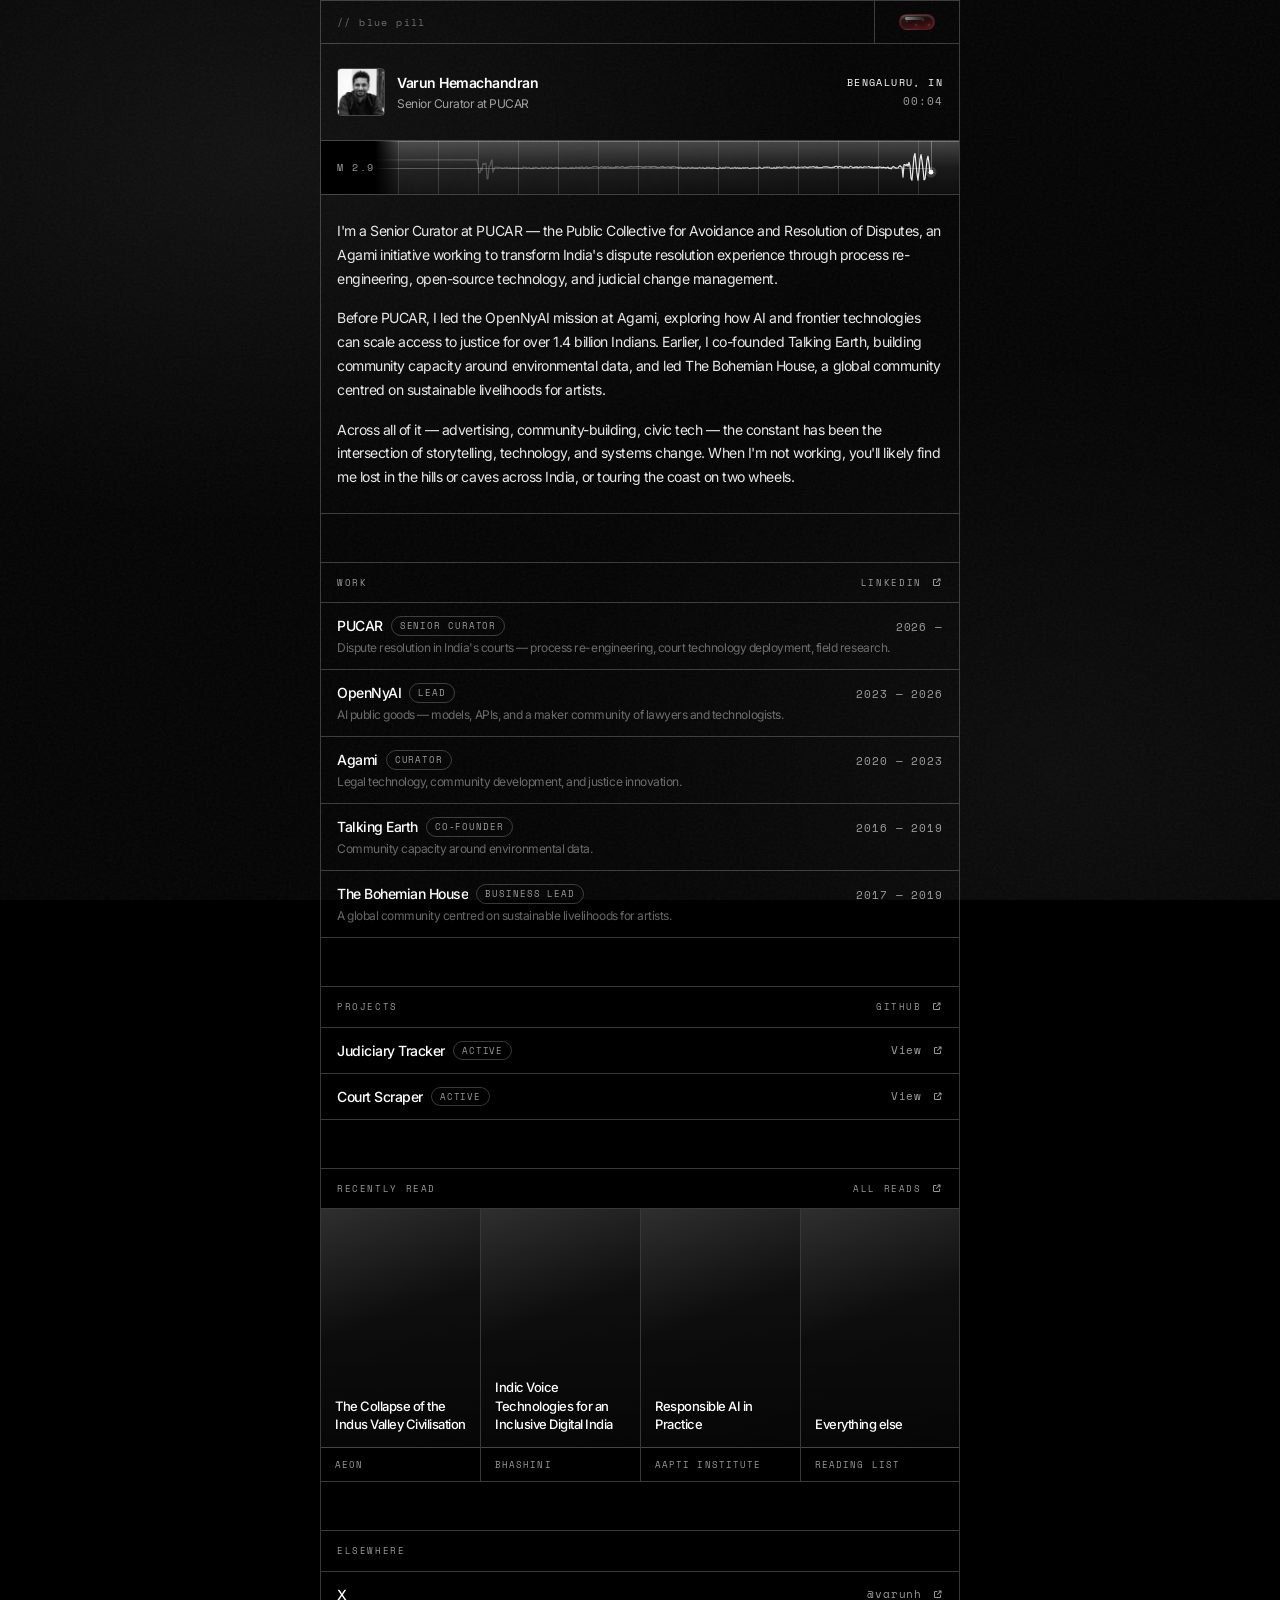
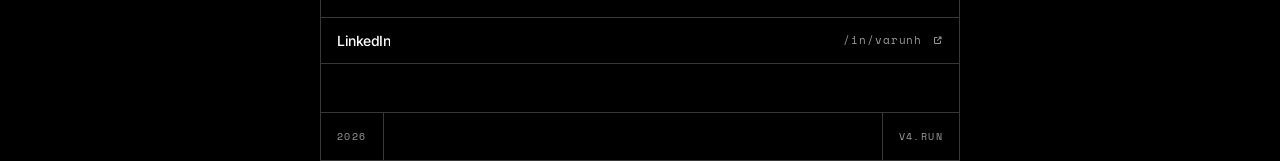
<file: bluepill/index.html>
<!DOCTYPE html>
<html lang="en">
<head>
<meta charset="UTF-8">
<meta name="viewport" content="width=device-width, initial-scale=1.0, viewport-fit=cover">
<title>Varun Hemachandran — Senior Curator</title>
<meta name="description" content="You took the blue pill. Varun Hemachandran — Senior Curator at PUCAR, working on India's dispute resolution experience.">
<meta name="theme-color" content="#000000">
<meta name="robots" content="noindex">
<link rel="icon" type="image/png" href="/favicon.png">
<link rel="apple-touch-icon" href="/apple-touch-icon.png">
<link rel="preconnect" href="https://fonts.googleapis.com">
<link rel="preconnect" href="https://fonts.gstatic.com" crossorigin>
<link href="https://fonts.googleapis.com/css2?family=Space+Mono:wght@400;700&family=Inter:wght@300;400;500;700&display=swap" rel="stylesheet">
<link rel="stylesheet" href="https://cdn.jsdelivr.net/npm/@fortawesome/fontawesome-free@6.6.0/css/all.min.css">
<link rel="stylesheet" href="/scripts/pill-button.css">
<style>
/* ─────────────────────────────────────────────────────────────
   The blue pill. The story ends, you wake up in your bed, and
   the page is just a page: one centred column, ruled like graph
   paper, no sphere behind it.
   ───────────────────────────────────────────────────────────── */

*, *::before, *::after { margin: 0; padding: 0; box-sizing: border-box; }

:root {
  --bg: #000000;
  --fg: #ffffff;
  --rule: 255, 255, 255;         /* grey at rest, green as the page gives */
  --hair: rgba(var(--rule), 0.22);
  --dim: rgba(255, 255, 255, 0.6);
  --dimmer: rgba(255, 255, 255, 0.4);
  --mono: 'Space Mono', 'Courier New', monospace;
  --sans: 'Inter', -apple-system, BlinkMacSystemFont, sans-serif;
  --gut: 16px;          /* every cell's inner gutter */
  --col: 640px;
}

html { background: var(--bg); }
body {
  background: transparent;
  color: var(--fg);
  font-family: var(--sans);
  font-size: 16px;
  line-height: 1.5;
  letter-spacing: -0.03em;
  -webkit-font-smoothing: antialiased;
  -moz-osx-font-smoothing: grayscale;
  overflow-x: hidden;
}
a { color: inherit; }

/* ── the room ──────────────────────────────────────────────────
   Fixed behind everything and never scrolls: faint graph paper,
   a slow breath of light across it, and a layer of static that
   keeps the black from ever being properly still. */
.bg {
  position: fixed; inset: 0; z-index: -1;
  pointer-events: none; overflow: hidden;
}
.bg-glow {
  position: absolute; inset: -25%;
  background:
    radial-gradient(45% 40% at 30% 28%, rgba(255,255,255,0.055) 0%, rgba(255,255,255,0) 70%),
    radial-gradient(40% 45% at 72% 74%, rgba(255,255,255,0.035) 0%, rgba(255,255,255,0) 70%);
  animation: bg-breathe 34s ease-in-out infinite alternate;
}
@keyframes bg-breathe {
  from { transform: translate3d(-1.5%, -1%, 0) scale(1);    opacity: 0.75; }
  to   { transform: translate3d(1.5%, 1.5%, 0) scale(1.12); opacity: 1; }
}

/* Grain, jumped between ten offsets rather than interpolated — smooth movement
   reads as a drifting texture, snapping reads as noise. Two plates at different
   scales and speeds, because a single one reads as a static screen door. */
.bg-grain, .bg-grain-2 {
  position: absolute; top: -100%; left: -100%; width: 300%; height: 300%;
}
.bg-grain {
  opacity: 0.05;
  background-image: url("data:image/svg+xml,%3Csvg xmlns='http://www.w3.org/2000/svg' width='180' height='180'%3E%3Cfilter id='n'%3E%3CfeTurbulence type='fractalNoise' baseFrequency='0.9' numOctaves='3' stitchTiles='stitch'/%3E%3CfeColorMatrix type='saturate' values='0'/%3E%3C/filter%3E%3Crect width='180' height='180' filter='url(%23n)'/%3E%3C/svg%3E");
  animation: bg-static 1.3s steps(1, end) infinite;
}
.bg-grain-2 {
  opacity: 0.035;
  background-image: url("data:image/svg+xml,%3Csvg xmlns='http://www.w3.org/2000/svg' width='260' height='260'%3E%3Cfilter id='m'%3E%3CfeTurbulence type='fractalNoise' baseFrequency='0.32' numOctaves='2' stitchTiles='stitch'/%3E%3CfeColorMatrix type='saturate' values='0'/%3E%3C/filter%3E%3Crect width='260' height='260' filter='url(%23m)'/%3E%3C/svg%3E");
  animation: bg-static 3.1s steps(1, end) infinite reverse;
}
@keyframes bg-static {
  0%   { transform: translate3d(0, 0, 0); }
  10%  { transform: translate3d(-2%, -3%, 0); }
  20%  { transform: translate3d(-4%, 2%, 0); }
  30%  { transform: translate3d(2%, -4%, 0); }
  40%  { transform: translate3d(-1%, 3%, 0); }
  50%  { transform: translate3d(-3%, 1%, 0); }
  60%  { transform: translate3d(3%, 2%, 0); }
  70%  { transform: translate3d(1%, -2%, 0); }
  80%  { transform: translate3d(-2%, -1%, 0); }
  90%  { transform: translate3d(2%, 3%, 0); }
}

@media (prefers-reduced-motion: reduce) {
  .bg-glow, .bg-grain, .bg-grain-2 { animation: none; }
}

/* ── the world behind ──────────────────────────────────────────
   The blue pill is a facade. When it fails to hold, the grid turns
   the colour it always was underneath and the tear canvas comes up
   over everything. */
.tear-canvas {
  position: fixed; left: 0; top: 0; width: 100%; height: 100%;
  z-index: 90; pointer-events: none; opacity: 0;
}
html.tear .tear-canvas { opacity: 1; }
html.tear .bg-glow { opacity: 0; }
html.tear .avatar { filter: grayscale(1) contrast(1.4) brightness(0.7) sepia(1) hue-rotate(75deg) saturate(3); }
html.tear .col { will-change: transform; }

/* ── the grid ──────────────────────────────────────────────────
   One centred column with a rule down each edge, running the
   whole height of the page. Every block inside it is a cell,
   closed off by a rule underneath. The empty space between
   sections is grid too — bounded by the side rules, nothing in it. */
.col {
  position: relative;
  width: 100%;
  max-width: var(--col);
  min-height: 100vh;
  margin: 0 auto;
  display: flex;
  flex-direction: column;
  border: 1px solid var(--hair);
}
.cell { padding-left: var(--gut); padding-right: var(--gut); }
.rule { border-bottom: 1px solid var(--hair); }
.gap { height: 48px; flex-shrink: 0; }   /* ruled emptiness, bounded by its neighbours */
main > section { border-bottom: 1px solid var(--hair); }
.gap + section { border-top: 1px solid var(--hair); }

/* ── glass ─────────────────────────────────────────────────────
   From the reference: a lit top edge, a shaded bottom one, and a
   diagonal sheen laid over the top. Reads on black too. */
.glass-band {
  background: linear-gradient(rgba(255,255,255,0.12) 0%, rgba(255,255,255,0.03) 100%);
  -webkit-backdrop-filter: blur(2px); backdrop-filter: blur(2px);
  box-shadow: inset 0 1px rgba(255,255,255,0.25), inset 0 -1px rgba(0,0,0,0.15);
}
.glass-band::after {
  content: ''; position: absolute; inset: 0; pointer-events: none; z-index: 3;
  background: linear-gradient(rgba(255,255,255,0.15) 0%, rgba(255,255,255,0) 50%, rgba(0,0,0,0.08) 100%);
}
.pill {
  display: inline-block; flex-shrink: 0; white-space: nowrap;
  padding: 2px 8px; border-radius: 999px;
  border: 1px solid var(--hair);
  font-family: var(--mono); font-size: 9px;
  letter-spacing: 0.1em; text-transform: uppercase; color: var(--dim);
}

/* ── header ───────────────────────────────────────────────── */
header {
  display: flex; align-items: center; justify-content: space-between;
  gap: 16px; padding-top: 24px; padding-bottom: 24px;
}
.who { display: flex; align-items: center; gap: 12px; min-width: 0; }
.avatar {
  width: 48px; height: 48px; border-radius: 4px; flex-shrink: 0;
  object-fit: cover; filter: grayscale(1) contrast(1.05);
  border: 1px solid var(--hair);
}
.name { font-size: 14px; font-weight: 600; }
.role { font-size: 12px; color: var(--dim); margin-top: 2px; }
.where { text-align: right; flex-shrink: 0; }
.where .place {
  font-family: var(--mono); font-size: 10px;
  letter-spacing: 0.14em; text-transform: uppercase;
}
.where .clock {
  font-family: var(--mono); font-size: 11px; color: var(--dim);
  margin-top: 3px; letter-spacing: 0.1em; font-variant-numeric: tabular-nums;
}

/* ── seismograph ───────────────────────────────────────────────
   A roll of paper drifting left under a fixed pen. The pen only ever
   draws behind itself; the strip to its right is blank paper that
   hasn't happened yet. The height here is load-bearing — the canvas
   sizes itself from this box, so leaving it out lets the two grow
   into each other. */
.seismo {
  position: relative; width: 100%; height: 54px;
  border-bottom: 1px solid var(--hair);
}
/* The inner box is what actually travels. The row it leaves behind keeps its
   height, so nothing below it jumps when the instrument docks. */
.seismo-inner {
  position: absolute; inset: 0; overflow: hidden;
  transition: opacity 0.11s linear, transform 0.14s cubic-bezier(0.16, 1, 0.3, 1);
}
.seismo-inner canvas { display: block; width: 100%; height: 100%; }
.seismo-inner.docked {
  position: fixed; z-index: 95;
  top: 14px; right: 14px; left: auto; bottom: auto;
  width: 184px; height: 34px;
  border: 1px solid var(--hair); border-radius: 3px;
  box-shadow: 0 8px 30px rgba(0,0,0,0.75);
}
.seismo-inner.arriving { opacity: 0; transform: translateY(-9px); }

/* A still of the docked instrument, left behind to lift away on its own while
   the real one goes back to its row. One element cannot be in two places. */
.seismo-ghost {
  position: fixed; z-index: 94; top: 14px; right: 14px;
  width: 184px; height: 34px; overflow: hidden; pointer-events: none;
  border: 1px solid var(--hair); border-radius: 3px;
  box-shadow: 0 8px 30px rgba(0,0,0,0.75);
  background: linear-gradient(rgba(255,255,255,0.12) 0%, rgba(255,255,255,0.03) 100%);
  transition: opacity 0.2s linear, transform 0.2s cubic-bezier(0.4, 0, 1, 1);
}
.seismo-ghost.gone { opacity: 0; transform: translateY(-18px); }
.seismo-inner.docked .seismo-label,
.seismo-ghost .seismo-label {
  padding: 0 20px 0 10px; font-size: 9px; letter-spacing: 0.1em;
}
/* The instrument is where a phone is asked for motion, and where it is told
   what to do with it once it has it. */
.seismo-ask {
  position: absolute; inset: 0; z-index: 6;
  display: flex; align-items: center; justify-content: center;
  padding: 0 10px; text-align: center;
  font-family: var(--mono); font-size: 9px;
  letter-spacing: 0.16em; text-transform: uppercase;
  color: var(--fg); background: rgba(0, 0, 0, 0.9);
  cursor: pointer; -webkit-tap-highlight-color: transparent;
  transition: opacity 0.32s linear;
}
.seismo-ask[hidden] { display: none; }
.seismo-ask.fading { opacity: 0; pointer-events: none; }

.seismo-label {
  position: absolute; z-index: 4; left: 0; top: 0; bottom: 0;
  display: flex; align-items: center; padding: 0 26px 0 var(--gut);
  font-family: var(--mono); font-size: 10px;
  letter-spacing: 0.16em; color: var(--dim);
  font-variant-numeric: tabular-nums;
  background: linear-gradient(90deg, var(--bg) 0%, var(--bg) calc(100% - 26px), rgba(0,0,0,0) 100%);
}

/* ── cells ────────────────────────────────────────────────── */
main { flex: 1; display: flex; flex-direction: column; }
.bio { font-size: 14px; line-height: 1.7; color: rgba(255,255,255,0.9); padding-top: 24px; padding-bottom: 24px; }
.bio p + p { margin-top: 16px; }

.sec-head {
  display: flex; align-items: baseline; justify-content: space-between;
  font-family: var(--mono); font-size: 9px;
  letter-spacing: 0.18em; text-transform: uppercase; color: var(--dim);
  padding-top: 13px; padding-bottom: 13px;
}
.sec-head a { color: var(--dim); text-decoration: none; transition: color 0.2s; }
.sec-head a:hover { color: var(--fg); }

.row {
  position: relative; display: flex; align-items: center; gap: 10px;
  justify-content: space-between;
  padding: 12px var(--gut);
  border-top: 1px solid var(--hair);
  text-decoration: none;
  transition: background-color 0.25s ease;
}
.row:hover { background-color: rgba(255,255,255,0.06); }
.row-l { display: flex; align-items: center; gap: 8px; min-width: 0; }
.row-t { font-size: 14px; font-weight: 500; white-space: nowrap; overflow: hidden; text-overflow: ellipsis; }
.row-r {
  font-family: var(--mono); font-size: 11px; letter-spacing: 0.08em;
  color: var(--dim); flex-shrink: 0; transition: color 0.2s;
  white-space: nowrap;
}
.row-r i, .sec-head a i { font-size: 8px; margin-left: 4px; vertical-align: 1px; }
.row:hover .row-r { color: var(--fg); }
.row-sub { font-size: 12px; color: var(--dimmer); margin-top: 3px; }

/* work rows carry a second line, so they stack instead */
.row--stack { display: block; }
.row--stack .row-top { display: flex; align-items: baseline; justify-content: space-between; gap: 12px; }

/* ── reading strip ────────────────────────────────────────── */
.strip {
  display: flex; overflow-x: auto;
  scroll-snap-type: x mandatory;
  border-top: 1px solid var(--hair);
  scrollbar-width: none;
}
.strip::-webkit-scrollbar { display: none; }
/* each card is a grid cell, divided from its neighbour by a rule */
.card {
  scroll-snap-align: start; flex: 0 0 160px;
  text-decoration: none;
  border-right: 1px solid var(--hair);
  transition: background-color 0.25s ease;
}
.card:hover { background-color: rgba(255,255,255,0.06); }
/* the cell is the box — no second one drawn inside it */
.card-face {
  position: relative; overflow: hidden;
  aspect-ratio: 2 / 3;
  padding: 14px;
  display: flex; align-items: flex-end;
  border-bottom: 1px solid var(--hair);
  background: linear-gradient(rgba(255,255,255,0.07) 0%, rgba(255,255,255,0.03) 100%);
}
.card-face::after {
  content: ''; position: absolute; inset: 0; z-index: 2; pointer-events: none;
  background: linear-gradient(160deg, rgba(255,255,255,0.12) 0%, rgba(255,255,255,0) 45%, rgba(0,0,0,0.22) 100%);
}
.card-face span { position: relative; z-index: 3; font-size: 13px; line-height: 1.4; font-weight: 500; }
.card-meta {
  padding: 10px 14px;
  font-family: var(--mono); font-size: 9px;
  letter-spacing: 0.12em; text-transform: uppercase; color: var(--dim);
}

/* ── footer ───────────────────────────────────────────────── */
footer {
  display: grid; grid-template-columns: auto 1fr auto;
  border-top: 1px solid var(--hair);
  font-family: var(--mono); font-size: 10px;
  letter-spacing: 0.14em; text-transform: uppercase; color: var(--dim);
}
footer > * { padding: 16px var(--gut); }
footer > * + * { border-left: 1px solid var(--hair); }
footer a { text-decoration: none; transition: color 0.2s; }
footer a:hover { color: var(--fg); }

/* ── the pill's row ───────────────────────────────────────────
   Hovering the pill floods the whole row with it. The canvas and the
   label are absolutely placed so the grid keeps its two real columns. */
.pill-liquid {
  position: absolute; left: 0; top: 0; width: 100%; height: 100%;
  z-index: 4; pointer-events: none;
}
.pill-liquid-label {
  position: absolute; inset: 0; z-index: 5;
  display: flex; align-items: center; justify-content: center;
  font-family: var(--mono); font-size: 10px;
  letter-spacing: 0.22em; text-transform: uppercase;
  color: #ffdedb; text-shadow: 0 1px 10px rgba(0,0,0,0.9), 0 0 18px rgba(255,60,60,0.55);
  opacity: 0; pointer-events: none;
}
.topbar-tag { position: relative; z-index: 0; }
.topbar-act { position: relative; z-index: 2; }
/* the pill goes under the flood and dissolves into it */
.topbar-act .pill-swap { transition: opacity 0.12s linear; }
/* the text lives in the row now, so the button's own tooltip stands down */
.topbar.flooded .pill-swap__label { display: none; }

/* ── the way back ─────────────────────────────────────────────
   Its own cell at the top of the grid. It used to float over the
   header, which is exactly the kind of thing this page is supposed
   to not do. The one thing here that isn't monochrome. */
.topbar {
  position: relative;
  display: grid; grid-template-columns: 1fr auto; align-items: center;
  border-bottom: 1px solid var(--hair);
}
.topbar-tag {
  padding: 0 var(--gut);
  font-family: var(--mono); font-size: 10px;
  letter-spacing: 0.14em; color: var(--dimmer);
}
.topbar-act {
  padding: 5px var(--gut); border-left: 1px solid var(--hair);
  display: flex; justify-content: flex-end;
}
/* the shared button drops its label underneath itself, which lands on the
   header — in this row there is room beside it instead */
.topbar .pill-swap__label {
  top: 50%; right: calc(100% + 8px);
  transform: translateY(-50%) translateX(5px);
}
.topbar .pill-swap:hover .pill-swap__label,
.topbar .pill-swap:focus-visible .pill-swap__label {
  transform: translateY(-50%) translateX(0);
}

@media (max-width: 700px) {
  .gap { height: 32px; }
  .card { flex: 0 0 148px; }
}
</style>
</head>
<body>

<div class="bg" aria-hidden="true">
  <div class="bg-glow"></div>
  <div class="bg-grain"></div>
  <div class="bg-grain-2"></div>
</div>

<div class="col">

  <div class="topbar">
    <span class="topbar-tag">// blue pill</span>
    <div class="topbar-act">
      <button class="pill-swap pill-swap--red" id="take-red"
              aria-label="Go back and take the red pill instead">
        <span class="pill-swap__glow" aria-hidden="true"></span>
        <span class="pill-swap__pill" aria-hidden="true">
          <i class="pill-swap__mote"></i><i class="pill-swap__mote"></i>
          <i class="pill-swap__mote"></i><i class="pill-swap__mote"></i>
        </span>
        <span class="pill-swap__label" aria-hidden="true">Take the red pill</span>
      </button>
    </div>
  </div>

  <header class="cell rule">
    <div class="who">
      <img class="avatar" src="/images/varun.jpg" alt="" width="48" height="48">
      <div>
        <div class="name">Varun Hemachandran</div>
        <div class="role">Senior Curator at PUCAR</div>
      </div>
    </div>
    <div class="where">
      <div class="place">Bengaluru, IN</div>
      <div class="clock" id="clock">—</div>
    </div>
  </header>

  <div class="seismo">
    <div class="seismo-inner glass-band" id="seismo-inner">
      <canvas id="seismo"></canvas>
      <div class="seismo-label">M&nbsp;<span id="mag">1.0</span></div>
      <div class="seismo-ask" id="seismo-ask" hidden></div>
    </div>
  </div>

  <main>

    <section class="bio cell">
      <p>I'm a Senior Curator at PUCAR — the Public Collective for Avoidance and Resolution
         of Disputes, an Agami initiative working to transform India's dispute resolution
         experience through process re-engineering, open-source technology, and judicial
         change management.</p>
      <p>Before PUCAR, I led the OpenNyAI mission at Agami, exploring how AI and frontier
         technologies can scale access to justice for over 1.4 billion Indians. Earlier, I
         co-founded Talking Earth, building community capacity around environmental data,
         and led The Bohemian House, a global community centred on sustainable livelihoods
         for artists.</p>
      <p>Across all of it — advertising, community-building, civic tech — the constant has
         been the intersection of storytelling, technology, and systems change. When I'm not
         working, you'll likely find me lost in the hills or caves across India, or touring
         the coast on two wheels.</p>
    </section>

    <div class="gap"></div>

    <section>
      <div class="sec-head cell"><span>WORK</span><a href="https://linkedin.com/in/varunh" target="_blank" rel="noopener"><span class="t">LinkedIn</span> <i class="fa-solid fa-arrow-up-right-from-square" aria-hidden="true"></i></a></div>

      <div class="row row--stack">
        <div class="row-top">
          <div class="row-l"><span class="row-t">PUCAR</span> <span class="pill">Senior Curator</span></div>
          <span class="row-r"><span class="t">2026 —</span></span>
        </div>
        <div class="row-sub">Dispute resolution in India's courts — process re-engineering, court technology deployment, field research.</div>
      </div>

      <div class="row row--stack">
        <div class="row-top">
          <div class="row-l"><span class="row-t">OpenNyAI</span> <span class="pill">Lead</span></div>
          <span class="row-r"><span class="t">2023 — 2026</span></span>
        </div>
        <div class="row-sub">AI public goods — models, APIs, and a maker community of lawyers and technologists.</div>
      </div>

      <div class="row row--stack">
        <div class="row-top">
          <div class="row-l"><span class="row-t">Agami</span> <span class="pill">Curator</span></div>
          <span class="row-r"><span class="t">2020 — 2023</span></span>
        </div>
        <div class="row-sub">Legal technology, community development, and justice innovation.</div>
      </div>

      <div class="row row--stack">
        <div class="row-top">
          <div class="row-l"><span class="row-t">Talking Earth</span> <span class="pill">Co-founder</span></div>
          <span class="row-r"><span class="t">2016 — 2019</span></span>
        </div>
        <div class="row-sub">Community capacity around environmental data.</div>
      </div>

      <div class="row row--stack">
        <div class="row-top">
          <div class="row-l"><span class="row-t">The Bohemian House</span> <span class="pill">Business Lead</span></div>
          <span class="row-r"><span class="t">2017 — 2019</span></span>
        </div>
        <div class="row-sub">A global community centred on sustainable livelihoods for artists.</div>
      </div>
    </section>

    <div class="gap"></div>

    <section>
      <div class="sec-head cell"><span>PROJECTS</span><a href="https://github.com/varun-heman" target="_blank" rel="noopener"><span class="t">GitHub</span> <i class="fa-solid fa-arrow-up-right-from-square" aria-hidden="true"></i></a></div>

      <a class="row" href="/projects/judiciary-tracker/">
        <div class="row-l"><span class="row-t">Judiciary Tracker</span> <span class="pill">Active</span></div>
        <span class="row-r"><span class="t">View</span> <i class="fa-solid fa-arrow-up-right-from-square" aria-hidden="true"></i></span>
      </a>
      <a class="row" href="/projects/court-scraper/">
        <div class="row-l"><span class="row-t">Court Scraper</span> <span class="pill">Active</span></div>
        <span class="row-r"><span class="t">View</span> <i class="fa-solid fa-arrow-up-right-from-square" aria-hidden="true"></i></span>
      </a>
    </section>

    <div class="gap"></div>

    <section>
      <div class="sec-head cell"><span>RECENTLY READ</span><a href="/#reads"><span class="t">All reads</span> <i class="fa-solid fa-arrow-up-right-from-square" aria-hidden="true"></i></a></div>
      <div class="strip">
        <a class="card" href="https://aeon.co" target="_blank" rel="noopener">
          <div class="card-face"><span>The Collapse of the Indus Valley Civilisation</span></div>
          <div class="card-meta">Aeon</div>
        </a>
        <a class="card" href="/pdfs/Indic-Voice-Technologies-For-An-Inclusive-Digital-India_Toolkit-for-Developers.pdf">
          <div class="card-face"><span>Indic Voice Technologies for an Inclusive Digital India</span></div>
          <div class="card-meta">Bhashini</div>
        </a>
        <a class="card" href="/pdfs/Responsible-AI-in-Practice-Ensuring-Fairness-and-Trust-Google-x-Aapti-Institute_compressed-1.pdf">
          <div class="card-face"><span>Responsible AI in Practice</span></div>
          <div class="card-meta">Aapti Institute</div>
        </a>
        <a class="card" href="/#reads">
          <div class="card-face"><span>Everything else</span></div>
          <div class="card-meta">Reading list</div>
        </a>
      </div>
    </section>

    <div class="gap"></div>

    <section>
      <div class="sec-head cell"><span>ELSEWHERE</span><span>&nbsp;</span></div>
      <a class="row" href="https://x.com/varunh" target="_blank" rel="noopener">
        <span class="row-t">X</span><span class="row-r"><span class="t">@varunh</span> <i class="fa-solid fa-arrow-up-right-from-square" aria-hidden="true"></i></span>
      </a>
      <a class="row" href="https://linkedin.com/in/varunh" target="_blank" rel="noopener">
        <span class="row-t">LinkedIn</span><span class="row-r"><span class="t">/in/varunh</span> <i class="fa-solid fa-arrow-up-right-from-square" aria-hidden="true"></i></span>
      </a>
    </section>

    <div class="gap"></div>

  </main>

  <footer>
    <span>2026</span>
    <span></span>
    <a href="/">v4.run</a>
  </footer>

</div>

<script src="/scripts/plume-transition.js"></script>
<script>
(function () {
  'use strict';

  var reduced = window.matchMedia && window.matchMedia('(prefers-reduced-motion: reduce)').matches;
  var fine = !window.matchMedia || window.matchMedia('(pointer: fine)').matches;
  var floodOn = null, floodOff = null, floodLabel = null;
  var jolt = null;          // the seismograph hands this out below
  var onStrain = null;      // the facade listens for it
  var otherWorld = false;   // true only while the facade is down
  var strain = 0;           // how hard the ground has been shaking lately
  var ruleRGB = '255,255,255';
  var mixed = -1;

  // Every rule on the page reads --rule, so moving it moves the whole grid at
  // once: blue while the story holds, green as it starts to give.
  function setRule(m) {
    m = m < 0 ? 0 : m > 1 ? 1 : m;
    var q = Math.round(m * 100) / 100;
    if (q === mixed) return;
    mixed = q;
    ruleRGB = Math.round(255 - 155 * q) + ',255,' + Math.round(255 - 95 * q);
    document.documentElement.style.setProperty('--rule', ruleRGB);
  }

  // Bengaluru time, because the header says Bengaluru.
  var clock = document.getElementById('clock');
  function tick() {
    if (!clock) return;
    clock.textContent = new Date().toLocaleTimeString('en-GB', {
      timeZone: 'Asia/Kolkata', hour: '2-digit', minute: '2-digit'
    });
  }
  tick(); setInterval(tick, 20000);

  // ── the seismograph ────────────────────────────────────────────
  // The pen never moves sideways. The paper does. Everything to the
  // left of the pen is history; everything to the right is blank.
  (function seismograph() {
    var cv = document.getElementById('seismo');
    if (!cv || !cv.getContext) return;
    var ctx = cv.getContext('2d');
    var out = document.getElementById('mag');
    var still = reduced;

    var SPEED = 46;              // px of paper per second
    var W = 0, H = 0, mid = 0, pen = 0;
    var trace = [], roll = 0, quake = 0, t = 0, mag = 0.12;

    // A seismometer is a mass hanging on a spring: the ground shoves it, the
    // spring pulls it home, damping bleeds off the rest. Here the ground is
    // the cursor, and what shoves the mass is how hard the cursor is changing
    // speed — so a steady glide barely registers and a flick or a hard stop
    // throws the pen and leaves it ringing.
    var K = 0.8;                 // spring — stiff, so the pen chatters rather than swings
    var C = 0.10;                // damping — light, so an impulse rings on for about a second
    var mass = 0, massV = 0;     // where the pen is, and how fast
    var drive = 0;               // ground acceleration, decaying between events

    // The instrument shakes its own ground until it gets a real reading, so the
    // page never arrives on a dead flat line — and a touch visitor, who will
    // never send one, keeps the tremor for good.
    var synthetic = true;

    var px = 0, py = 0, pt = 0, pvx = 0, pvy = 0, tracking = false;

    function forget() { tracking = false; pvx = pvy = 0; }

    function onMove(e) {
      var now = e.timeStamp || performance.now();
      var x = e.clientX, y = e.clientY;
      if (!tracking) { px = x; py = y; pt = now; tracking = true; return; }
      var dt = (now - pt) / 1000;
      pt = now;
      // a long gap is the cursor reappearing somewhere else, not a movement
      if (dt <= 0 || dt > 0.1) { px = x; py = y; pvx = pvy = 0; return; }

      var vx = (x - px) / dt, vy = (y - py) / dt;
      px = x; py = y;
      var ax = (vx - pvx) / dt, ay = (vy - pvy) / dt;
      pvx = vx; pvy = vy;
      ground(ax + ay);
    }

    // Anything that shoves the ground goes through here.
    function ground(a) {
      var d = a / 1800000;
      if (d > 0.25) d = 0.25; else if (d < -0.25) d = -0.25;
      synthetic = false;          // there's a hand on it now
      drive += d;
      if (drive > 0.4) drive = 0.4; else if (drive < -0.4) drive = -0.4;
    }

    // Scrolling shakes it too — a hard fling or a dead stop registers the same
    // way a flicked cursor does, so throwing the page around stresses it.
    var sy = 0, sT = 0, sV = 0, sOn = false;
    function onScroll(e) {
      var now = (e && e.timeStamp) || performance.now();
      var y = window.pageYOffset || document.documentElement.scrollTop || 0;
      if (!sOn) { sy = y; sT = now; sOn = true; return; }
      var dt = (now - sT) / 1000;
      sT = now;
      if (dt <= 0 || dt > 0.2) { sy = y; sV = 0; return; }
      var v = (y - sy) / dt; sy = y;
      ground(((v - sV) / dt) * 0.3);   // much softer than a flicked cursor
      sV = v;
    }
    window.addEventListener('scroll', onScroll, { passive: true });

    // Shaking the phone itself is the same gesture as shaking the cursor, so
    // it goes through the same funnel. Differentiating the magnitude drops the
    // constant gravity term, which also lets the gravity-inclusive reading
    // stand in on devices that don't fill in `acceleration`. The floor is
    // deliberately high: a phone in a walking hand should move the needle a
    // little and never tear anything.
    var lastG = null;
    function onMotion(ev) {
      var a = (ev.acceleration && ev.acceleration.x !== null && ev.acceleration.x !== undefined)
        ? ev.acceleration : ev.accelerationIncludingGravity;
      if (!a) return;
      var x = a.x || 0, y = a.y || 0, z = a.z || 0;
      var m = Math.sqrt(x * x + y * y + z * z);
      if (lastG === null) { lastG = m; return; }
      var d = m - lastG;
      lastG = m;
      var ad = d < 0 ? -d : d;
      if (ad < 0.8) return;
      ground((d < 0 ? -1 : 1) * (ad - 0.8) * 70000);
    }

    var askEl = document.getElementById('seismo-ask');
    var askTimer = 0;
    function say(text, holdMs) {
      if (!askEl) return;
      clearTimeout(askTimer);
      askEl.textContent = text;
      askEl.hidden = false;
      askEl.classList.remove('fading');
      if (!holdMs) return;
      askTimer = setTimeout(function () {
        askEl.classList.add('fading');
        askTimer = setTimeout(function () {
          askEl.hidden = true;
          askEl.classList.remove('fading');
        }, 340);
      }, holdMs);
    }

    // Only a device that can actually be shaken is offered any of this.
    if (window.DeviceMotionEvent && !fine && askEl) {
      if (typeof window.DeviceMotionEvent.requestPermission === 'function') {
        // iOS hands motion over only from inside a gesture, and only if asked,
        // so the instrument itself is the button
        say('Tap to allow motion', 0);
        askEl.addEventListener('click', function once() {
          askEl.removeEventListener('click', once);
          say('...', 0);
          try {
            window.DeviceMotionEvent.requestPermission().then(function (r) {
              if (r === 'granted') {
                window.addEventListener('devicemotion', onMotion);
                say('Shake the phone \u2014 this world might break', 4200);
              } else {
                say('Motion refused', 2000);
              }
            })['catch'](function () { say('Motion unavailable', 2000); });
          } catch (err) { say('Motion unavailable', 2000); }
        });
      } else {
        window.addEventListener('devicemotion', onMotion);
        say('Shake the phone \u2014 this world might break', 4200);
      }
    }

    if (fine) {
      window.addEventListener('pointermove', onMove, { passive: true });
      window.addEventListener('pointerdown', forget, { passive: true });
      document.addEventListener('pointerleave', forget, { passive: true });
      window.addEventListener('blur', forget);
    }

    function resize(seed) {
      var r = cv.getBoundingClientRect();
      var dpr = Math.min(window.devicePixelRatio || 1, 2);
      W = Math.max(1, Math.round(r.width));
      H = Math.min(200, Math.max(1, Math.round(r.height)));
      cv.width = Math.round(W * dpr); cv.height = Math.round(H * dpr);
      ctx.setTransform(dpr, 0, 0, dpr, 0, 0);
      mid = H / 2;
      pen = Math.max(1, W - 28);
      while (trace.length < pen) trace.unshift(seed ? sample() : (trace.length ? trace[0] : 0));
      if (trace.length > pen) trace = trace.slice(trace.length - pen);
    }

    // One column of paper: advance the mass by a step, add the pen's own
    // chatter, and let the reading settle towards what it just drew.
    function sample() {
      t++;
      massV += drive * 6 - K * mass - C * massV;
      mass += massV;
      drive *= 0.62;
      if (mass > 1.6) { mass = 1.6; massV = 0; }
      else if (mass < -1.6) { mass = -1.6; massV = 0; }

      if (synthetic) {
        // no cursor to read, so shake the ground on our own
        if (quake < 0.02 && Math.random() < 0.006) quake = 0.5 + Math.random() * 0.5;
        if (quake > 0.001) { mass += (Math.random() * 2 - 1) * quake * 0.5; quake *= 0.945; }
      }

      var v = mass
            + (Math.random() * 2 - 1) * 0.035              // pen chatter
            + Math.sin(t * 0.031) * 0.02;                  // the roll isn't perfectly true
      if (v > 1) v = 1; else if (v < -1) v = -1;
      mag = mag * 0.93 + Math.abs(v) * 0.07;
      // Only large, sustained excursions count. The floor used to sit low
      // enough that fast flick-scrolling tore the page open in a third of a
      // second, which made the site unusable by simply reading it. Now the
      // needle still answers a scroll, but breaking it takes deliberate
      // thrashing, and the ceiling keeps even that from going all the way.
      strain = strain * 0.988 + (Math.abs(v) > 0.45 ? (Math.abs(v) - 0.45) * 0.075 : 0);
      if (strain > 1.8) strain = 1.8;
      return v;
    }

    function draw() {
      ctx.clearRect(0, 0, W, H);
      var amp = mid - 4;

      // ruled paper, drifting left with the roll
      ctx.strokeStyle = 'rgba(' + ruleRGB + ',' + (otherWorld ? 0.22 : 0.16) + ')';
      ctx.lineWidth = 1;
      ctx.beginPath();
      for (var x = -(roll % 40); x < pen; x += 40) {
        var gx = Math.round(x) + 0.5;
        ctx.moveTo(gx, 0); ctx.lineTo(gx, H);
      }
      ctx.stroke();

      // the line the pen rests on when nothing is happening
      ctx.strokeStyle = 'rgba(' + ruleRGB + ',' + (otherWorld ? 0.34 : 0.26) + ')';
      ctx.beginPath();
      ctx.moveTo(0, Math.round(mid) + 0.5);
      ctx.lineTo(pen, Math.round(mid) + 0.5);
      ctx.stroke();

      // the trace itself, fading out towards the old end of the roll
      if (!traceGrad || gradPen !== pen) {
        gradPen = pen;
        traceGrad = ctx.createLinearGradient(0, 0, pen, 0);
        traceGrad.addColorStop(0, 'rgba(255,255,255,0.06)');
        traceGrad.addColorStop(0.55, 'rgba(255,255,255,0.42)');
        traceGrad.addColorStop(1, 'rgba(255,255,255,0.95)');
      }
      ctx.strokeStyle = traceGrad;
      ctx.lineWidth = 1.2; ctx.lineJoin = 'round'; ctx.lineCap = 'round';
      ctx.beginPath();
      for (var i = 0; i < trace.length; i++) {
        var y = mid - trace[i] * amp;
        if (i === 0) ctx.moveTo(i, y); else ctx.lineTo(i, y);
      }
      ctx.stroke();

      // the needle: an arm hanging from the top of the roll, pen at its tip
      var py = mid - (trace.length ? trace[trace.length - 1] : 0) * amp;
      ctx.strokeStyle = 'rgba(255,255,255,0.3)';
      ctx.lineWidth = 1;
      ctx.beginPath();
      ctx.moveTo(pen + 0.5, 0); ctx.lineTo(pen + 0.5, py);
      ctx.stroke();
      ctx.fillStyle = 'rgba(255,255,255,0.16)';
      ctx.beginPath(); ctx.arc(pen, py, 5.5, 0, Math.PI * 2); ctx.fill();
      ctx.fillStyle = '#fff';
      ctx.beginPath(); ctx.arc(pen, py, 2.4, 0, Math.PI * 2); ctx.fill();
    }

    // ── docking ────────────────────────────────────────────────────
    // Going out it actually travels: the box is interpolated from the row it
    // is leaving to the corner it is heading for, and the canvas is re-sized
    // to match each frame so the trace stays crisp rather than stretched.
    // Coming back it does not — running that in reverse read badly, so the
    // instrument is simply in the row again and fades up. It lives on <body>
    // while it is out, because a tear puts a transform on .col and a
    // transformed ancestor would capture position: fixed.
    var holder = document.querySelector('.seismo');
    var inner = document.getElementById('seismo-inner');
    var docked = false, morphing = false, dockP = 0;
    var MW = 184, MH = 34, MGAP = 14;

    function layout() {
      if (!inner || !holder) return;
      var r = holder.getBoundingClientRect();
      var tx = window.innerWidth - MW - MGAP, ty = MGAP, p = dockP;
      inner.style.position = 'fixed';
      inner.style.zIndex = '95';
      inner.style.right = 'auto'; inner.style.bottom = 'auto';
      inner.style.left   = (r.left + (tx - r.left) * p) + 'px';
      inner.style.top    = (r.top + (ty - r.top) * p) + 'px';
      inner.style.width  = (r.width + (MW - r.width) * p) + 'px';
      inner.style.height = (r.height + (MH - r.height) * p) + 'px';
    }

    function startDock() {
      docked = true; morphing = true; dockP = 0;
      document.body.appendChild(inner);
      layout();                       // place it before the next paint
    }

    // the mini one lifts away instead of being cut, while the real instrument
    // is quietly put back in its row underneath
    function ghostOut() {
      var g = document.createElement('div');
      g.className = 'seismo-ghost';
      g.setAttribute('aria-hidden', 'true');
      var dpr = Math.min(window.devicePixelRatio || 1, 2);
      var gc = document.createElement('canvas');
      gc.width = Math.round(184 * dpr); gc.height = Math.round(34 * dpr);
      gc.style.cssText = 'display:block;width:100%;height:100%';
      try { gc.getContext('2d').drawImage(cv, 0, 0, gc.width, gc.height); } catch (err) {}
      g.appendChild(gc);
      var l = inner.querySelector('.seismo-label');
      if (l) g.appendChild(l.cloneNode(true));
      document.body.appendChild(g);
      requestAnimationFrame(function () {
        requestAnimationFrame(function () { g.classList.add('gone'); });
      });
      setTimeout(function () { if (g.parentNode) g.parentNode.removeChild(g); }, 340);
    }

    function endDock() {
      if (docked) ghostOut();
      docked = false; morphing = false; dockP = 0;
      holder.appendChild(inner);
      inner.removeAttribute('style');
      inner.classList.remove('docked');
      inner.classList.add('arriving');
      resize(false);
      requestAnimationFrame(function () {
        requestAnimationFrame(function () { inner.classList.remove('arriving'); });
      });
    }

    function checkDock() {
      if (!holder || !inner) return;
      var b = holder.getBoundingClientRect().bottom;
      if (!docked && b < 6) startDock();
      else if (docked && b > 26) endDock();   // hysteresis, so it can't flutter
    }
    window.addEventListener('scroll', checkDock, { passive: true });
    window.addEventListener('resize', checkDock);
    checkDock();

    var raf = 0, last = 0, carry = 0, settle = 0, visible = true;
    var traceGrad = null, gradPen = -1;
    function step(now) {
      // whichever copy is on screen is the only one running; scrolled out of
      // sight it stops dead. A backgrounded tab is already handled by rAF and
      // by the visibility listener below, so it isn't re-checked here.
      if (!visible) { raf = 0; return; }
      if (!last) last = now;
      var dt = Math.min(0.05, (now - last) / 1000);
      last = now;
      carry += dt * SPEED;
      var cols = Math.floor(carry);
      carry -= cols;
      if (cols > 0) {
        if (cols > 120) cols = 120;
        for (var i = 0; i < cols; i++) trace.push(sample());
        if (trace.length > pen) trace.splice(0, trace.length - pen);
        roll += cols;
        if (out) out.textContent = (1 + mag * 7).toFixed(1);
        if (onStrain) onStrain(strain);
      }

      if (morphing) {
        dockP += (1 - dockP) * (still ? 1 : 0.36);
        layout();
        if (1 - dockP < 0.004) {
          morphing = false;
          inner.removeAttribute('style');       // CSS pins it from here
          inner.classList.add('docked');
        }
        var m = cv.getBoundingClientRect();
        if (Math.round(m.width) !== W || Math.round(m.height) !== H) resize(false);
      } else if (--settle <= 0) {
        // otherwise the box only changes on a window resize, so check it rarely
        settle = 30;
        var b = cv.getBoundingClientRect();
        if (Math.round(b.width) !== W || Math.round(b.height) !== H) resize(false);
      }

      draw();
      raf = requestAnimationFrame(step);
    }

    // something shoving the ground that isn't a cursor
    jolt = function (n) { drive = Math.max(-0.4, Math.min(0.4, drive + n)); synthetic = false; };

    resize(true);
    if (out) out.textContent = (1 + mag * 7).toFixed(1);
    if (still) {
      draw();          // one frozen reading rather than a moving pen
      return;
    }
    raf = requestAnimationFrame(step);


    // don't burn frames on a tab nobody is looking at
    if (window.IntersectionObserver && inner) {
      new IntersectionObserver(function (es) {
        visible = es[0].isIntersecting;
        if (visible && !raf && !still) { last = 0; raf = requestAnimationFrame(step); }
      }, { threshold: 0 }).observe(inner);
    }

    document.addEventListener('visibilitychange', function () {
      if (document.hidden) { cancelAnimationFrame(raf); raf = 0; }
      else if (!raf && visible) { last = 0; raf = requestAnimationFrame(step); }
    });
  })();

  // ── the world behind ───────────────────────────────────────────
  // Damage is a level, not an event: it tracks the strain coming off the roll
  // frame by frame, so the harder the instrument is shaken the more of the
  // thing underneath comes through, and it eases back down when you stop.
  // Scheduled glitches feed the same level — a burst of damage nobody caused.
  (function facade() {
    if (reduced) return;

    var root = document.documentElement;
    var col = document.querySelector('.col');
    var tag = document.querySelector('.topbar-tag');
    var said = tag ? tag.textContent : '';

    var cv = document.createElement('canvas');
    cv.className = 'tear-canvas';
    cv.setAttribute('aria-hidden', 'true');
    document.body.appendChild(cv);
    var ctx = cv.getContext('2d');
    if (!ctx) return;

    var GLYPHS = '\u30a2\u30a4\u30a6\u30a8\u30aa\u30ab\u30ad\u30af\u30b1\u30b3\u30b5\u30b7\u30b9\u30bb\u30bd\u30bf\u30c1\u30c4\u30c6\u30c8\u30ca\u30cb\u30cc\u30cd\u30ce\u30cf\u30d2\u30d5\u30d8\u30db\u30de\u30df\u30e0\u30e1\u30e2\u30e4\u30e6\u30e8\u30e9\u30ea\u30eb\u30ec\u30ed\u30ef\u30f30123456789:.=*+-<>';
    var CELL = 18, NG = GLYPHS.length;

    // Every glyph is drawn once, at four brightnesses, into a sprite sheet.
    // After that the rain is pure drawImage — no text rasterising, no fill
    // colour changes, which is most of what made this expensive.
    var TINTS = ['rgb(215,255,230)', 'rgb(120,255,175)', 'rgba(100,255,160,0.55)', 'rgba(100,255,160,0.2)'];
    var atlas = document.createElement('canvas');
    function buildAtlas() {
      atlas.width = NG * CELL; atlas.height = TINTS.length * CELL;
      var a = atlas.getContext('2d');
      a.font = "13px 'Space Mono', 'Courier New', monospace";
      a.textBaseline = 'top';
      for (var t = 0; t < TINTS.length; t++) {
        a.fillStyle = TINTS[t];
        for (var i = 0; i < NG; i++) a.fillText(GLYPHS.charAt(i), i * CELL + 3, t * CELL + 1);
      }
    }
    buildAtlas();
    if (document.fonts && document.fonts.ready) document.fonts.ready.then(buildAtlas);

    // one scanline tile, stamped as a repeating pattern instead of ~270 rects
    var lineTile = document.createElement('canvas');
    lineTile.width = 1; lineTile.height = 3;
    var lt = lineTile.getContext('2d');
    lt.fillStyle = '#000'; lt.fillRect(0, 0, 1, 1);
    var linePat = ctx.createPattern(lineTile, 'repeat');

    // the rain lives on its own canvas and is blitted into the tears
    var rcv = document.createElement('canvas'), rctx = rcv.getContext('2d');
    var W = 0, H = 0, cols = [], rainAge = 0;

    function size() {
      var dpr = Math.min(window.devicePixelRatio || 1, 2);
      W = window.innerWidth; H = window.innerHeight;
      cv.width = Math.round(W * dpr); cv.height = Math.round(H * dpr);
      ctx.setTransform(dpr, 0, 0, dpr, 0, 0);
      linePat = ctx.createPattern(lineTile, 'repeat');
      rcv.width = W; rcv.height = H;      // 1x is plenty for falling noise
      cols.length = 0;
      for (var i = 0, n = Math.ceil(W / CELL) + 1; i < n; i++) {
        cols.push({ y: Math.random() * H, v: 7 + Math.random() * 17, len: 7 + (Math.random() * 14 | 0) });
      }
      paintRain();
    }

    function paintRain() {
      rctx.clearRect(0, 0, W, H);
      for (var i = 0; i < cols.length; i++) {
        var c = cols[i], x = i * CELL;
        for (var y = -CELL; y < H; y += CELL) {
          var d = (c.y - y) / CELL, t;
          if (d >= 0 && d < 1) t = 0;
          else if (d < 0 || d > c.len) t = 3;
          else t = d < c.len * 0.45 ? 1 : 2;
          rctx.drawImage(atlas, ((Math.random() * NG) | 0) * CELL, t * CELL, CELL, CELL, x, y, CELL, CELL);
        }
        c.y += c.v;
        if (c.y - c.len * CELL > H) c.y = -Math.random() * 90;
      }
    }

    size();
    window.addEventListener('resize', size);

    function glyph() { return GLYPHS.charAt((Math.random() * NG) | 0); }

    // ── the text stops holding together too ────────────────────────
    // Nothing here reads back what is on the page: the real text is captured
    // once and every scramble derives from that copy, so an element picked
    // twice in a tick can't have its scrambled state restored as the original.
    // The clock, the M readout and the corner tag are deliberately absent —
    // they rewrite themselves.
    var TEXTY = [].slice.call(document.querySelectorAll(
      '.name, .role, .where .place, .sec-head span, .sec-head a .t, .row-t, .row-r .t,' +
      ' .row-sub, .bio p, .card-face span, .card-meta, footer span, footer a'));
    var PRISTINE = TEXTY.map(function (el) { return el.textContent; });
    var corrupt = TEXTY.map(function () { return 0; });
    var dirty = [];

    function unscramble() {
      for (var i = 0; i < dirty.length; i++) {
        corrupt[dirty[i]] = 0;
        TEXTY[dirty[i]].textContent = PRISTINE[dirty[i]];
      }
      dirty.length = 0;
    }

    // How broken a line currently is decides how much of it is glyphs. Nothing
    // is ever derived from what is on screen, only from the captured copy, so
    // repainting the same line repeatedly can't corrupt its own original.
    function paint(k) {
      var t = PRISTINE[k], c = corrupt[k], out = '';
      if (c <= 0) { TEXTY[k].textContent = t; return; }
      for (var j = 0; j < t.length; j++) {
        out += (t.charCodeAt(j) !== 32 && Math.random() < c) ? glyph() : t.charAt(j);
      }
      TEXTY[k].textContent = out;
    }

    function churn(L) {
      var n = Math.min(TEXTY.length, 2 + Math.round((L - 0.6) * 9));
      var p = Math.min(0.6, 0.18 + (L - 0.6) * 0.28);
      for (var i = 0; i < n; i++) {
        var k = (Math.random() * TEXTY.length) | 0;
        if (!PRISTINE[k]) continue;
        if (corrupt[k] === 0) dirty.push(k);
        var c = p * (0.6 + Math.random() * 0.4);
        if (c > corrupt[k]) corrupt[k] = c;
      }
      // only some lines re-roll their glyphs on any given tick — all of them
      // changing at once reads as a flicker rather than as text coming apart
      for (var d = 0; d < dirty.length; d++) if (Math.random() < 0.5) paint(dirty[d]);
    }

    // Recovery is per line, and each line snaps: it is either corrupt or it is
    // the real text again, never a fade between the two. Several go back each
    // tick, scaled to how many are left, so a big break and a small one both
    // reassemble in about the same time — and never all in one frame.
    function heal() {
      var n = Math.max(2, Math.round(dirty.length / (4 + Math.random() * 3)));
      for (var i = 0; i < n && dirty.length; i++) {
        var d = (Math.random() * dirty.length) | 0;
        var k = dirty[d];
        corrupt[k] = 0;
        TEXTY[k].textContent = PRISTINE[k];
        dirty.splice(d, 1);
      }
    }

    function bands(n, L) {
      var out = [];
      for (var i = 0; i < n; i++) {
        var h = 8 + Math.random() * Math.min(160, H * 0.1 + H * 0.16 * Math.min(1, L));
        out.push({ y: Math.random() * (H - h), h: h, dx: (Math.random() * 2 - 1) * 30 * Math.min(1.4, 0.4 + L) });
      }
      return out;
    }

    function render(L) {
      ctx.clearRect(0, 0, W, H);
      if (L < 0.65) return;
      // at low damage the seam only flickers; it steadies as the level climbs
      if (Math.random() > Math.min(0.94, 0.18 + (L - 0.65) * 0.9)) return;

      if (++rainAge >= 3) { rainAge = 0; paintRain(); }

      if (L > 1.6 && Math.random() < (L - 1.6) * 0.55) {
        ctx.fillStyle = 'rgba(0,0,0,' + Math.min(0.9, 0.55 + L * 0.2) + ')';
        ctx.fillRect(0, 0, W, H);
        ctx.globalAlpha = 0.85;
        ctx.drawImage(rcv, 0, 0);
        ctx.globalAlpha = 1;
      } else {
        var bs = bands(1 + Math.round(Math.min(6, (L - 0.65) * 3.4)), L);
        for (var i = 0; i < bs.length; i++) {
          var b = bs[i], h = Math.min(b.h, H - b.y);
          if (h <= 0) continue;
          ctx.fillStyle = 'rgba(0,0,0,0.9)';
          ctx.fillRect(0, b.y, W, h);
          ctx.globalAlpha = 0.9;
          ctx.drawImage(rcv, 0, b.y, W, h, b.dx, b.y, W, h);
          ctx.globalAlpha = 1;
          // the split a torn signal leaves along the cut
          ctx.fillStyle = 'rgba(255,40,80,0.5)';
          ctx.fillRect(b.dx * 0.4, b.y - 1, W, 1);
          ctx.fillStyle = 'rgba(80,255,220,0.5)';
          ctx.fillRect(-b.dx * 0.4, b.y + h, W, 1);
        }
      }

      ctx.globalAlpha = Math.min(0.32, 0.06 + (L - 0.65) * 0.16);
      ctx.fillStyle = linePat;
      ctx.fillRect(0, 0, W, H);
      ctx.globalAlpha = 1;
    }

    // ── the level ──────────────────────────────────────────────────
    var strainLevel = 0, burst = 0, level = 0, raf = 0, lastText = 0, holdUntil = 0, torn = false;

    onStrain = function (v) { strainLevel = v; wake(); };

    function wake() { if (!raf) raf = requestAnimationFrame(loop); }

    function calm() {
      ctx.clearRect(0, 0, W, H);
      root.classList.remove('tear');
      if (col) col.style.transform = '';
      if (tag) tag.textContent = said;
      unscramble();
      otherWorld = false;
      torn = false;
      setRule(0);
      raf = 0;
    }

    function loop(now) {
      burst *= 0.93;
      level = Math.max(strainLevel, burst);

      // keep going while words are still healing, even once it is calm
      if (document.hidden || (level < 0.02 && !dirty.length)) { calm(); return; }

      setRule((level - 0.30) / 0.60);

      var t = level > 0.65;
      if (t !== torn) {
        torn = t;
        otherWorld = t;
        root.classList.toggle('tear', t);
        if (!t) { if (col) col.style.transform = ''; if (tag) tag.textContent = said; }
      }

      if (t) {
        render(level);
        if (col) {
          var j = Math.min(7, (level - 0.65) * 4);
          col.style.transform = 'translate3d(' + ((Math.random() * 2 - 1) * j | 0) + 'px,0,0)';
        }
        if (tag) tag.textContent = level > 1.5 ? '// wake up' : said;
      } else {
        ctx.clearRect(0, 0, W, H);
      }

      if (level >= 0.60) {
        if (now - lastText > 55) { lastText = now; churn(level); }
        holdUntil = now + 420;          // stay broken a beat after it settles
      } else if (dirty.length && now > holdUntil && now - lastText > 105) {
        lastText = now; heal();
      }

      raf = requestAnimationFrame(loop);
    }

    // a glitch nobody caused, every so often
    function schedule() {
      setTimeout(function () {
        if (!document.hidden) { burst = Math.max(burst, Math.random() < 0.28 ? 1.7 : 0.95); wake(); }
        schedule();
      }, 24000 + Math.random() * 40000);
    }
    setTimeout(function () { burst = 0.95; wake(); schedule(); }, 9000 + Math.random() * 7000);
  })();

  // ── the pill bleeds into its row ───────────────────────────────
  // Hovering the red pill doesn't reveal a tooltip, it ruptures. A white-hot
  // core goes first, the pill dissolves into it, and what comes out runs the
  // length of the row under its own surface tension: a rounded meniscus that
  // bulges while it is moving and relaxes when it stops, spray thrown ahead of
  // the front, filaments drifting through the body, bubbles going up and
  // breaking at the surface. The words are not faded in — they are uncovered
  // by the liquid as it reaches them. Leaving drains the whole thing back into
  // the pill, and the pill comes back.
  (function flood() {
    var bar = document.querySelector('.topbar');
    var pill = document.getElementById('take-red');
    if (!bar || !pill || reduced) return;

    var cv = document.createElement('canvas');
    cv.className = 'pill-liquid';
    cv.setAttribute('aria-hidden', 'true');
    var lab = document.createElement('div');
    lab.className = 'pill-liquid-label';
    lab.setAttribute('aria-hidden', 'true');
    lab.textContent = 'Take the red pill';
    bar.appendChild(cv);
    bar.appendChild(lab);
    var ctx = cv.getContext('2d');
    if (!ctx) return;
    bar.classList.add('flooded');

    // two sprites, drawn once: everything luminous in here is a scaled blit
    function orb(size, stops) {
      var c = document.createElement('canvas');
      c.width = c.height = size;
      var x = c.getContext('2d');
      var g = x.createRadialGradient(size / 2, size / 2, 0, size / 2, size / 2, size / 2);
      for (var i = 0; i < stops.length; i++) g.addColorStop(stops[i][0], stops[i][1]);
      x.fillStyle = g; x.fillRect(0, 0, size, size);
      return c;
    }
    var SPARK = orb(32, [[0, 'rgba(255,244,238,1)'], [0.3, 'rgba(255,120,86,0.8)'], [1, 'rgba(255,70,50,0)']]);
    var BLOOM = orb(64, [[0, 'rgba(255,96,70,0.55)'], [0.45, 'rgba(210,30,34,0.22)'], [1, 'rgba(160,10,20,0)']]);
    var CORE  = orb(96, [[0, 'rgba(255,255,255,1)'], [0.16, 'rgba(255,214,200,0.9)'], [0.42, 'rgba(255,90,64,0.5)'], [1, 'rgba(255,60,40,0)']]);

    var W = 0, H = 0, f = 0, to = 0, t = 0, raf = 0, prev = 0, fired = 0, flash = 0;
    var strands = [], bubbles = [], spray = [], swirls = [];
    var body = null, gh = -1;

    function newBubble() {
      return { x: Math.random(), y: 1.1 + Math.random() * 0.5, r: 0.7 + Math.random() * 2.1,
               v: 0.30 + Math.random() * 0.75, ph: Math.random() * 6.283 };
    }

    function seed() {
      strands.length = 0;
      for (var i = 0; i < 11; i++) {
        strands.push({ x: Math.random(), y: 0.14 + Math.random() * 0.72,
                       w: 40 + Math.random() * 160, h: 0.6 + Math.random() * 1.9,
                       v: 24 + Math.random() * 95, a: 0.05 + Math.random() * 0.14 });
      }
      bubbles.length = 0;
      for (var j = 0; j < 9; j++) bubbles.push(newBubble());
      spray.length = 0;
      for (var k = 0; k < 7; k++) {
        spray.push({ d: 6 + Math.random() * 46, y: 0.22 + Math.random() * 0.56,
                     r: 0.9 + Math.random() * 2.2, ph: Math.random() * 6.283 });
      }
      swirls.length = 0;
      for (var m = 0; m < 3; m++) {
        swirls.push({ x: Math.random(), y: 0.3 + Math.random() * 0.4,
                      s: 34 + Math.random() * 46, v: 10 + Math.random() * 26, ph: Math.random() * 6.283 });
      }
    }

    function size() {
      var r = bar.getBoundingClientRect();
      var dpr = Math.min(window.devicePixelRatio || 1, 2);
      W = Math.max(1, Math.round(r.width)); H = Math.max(1, Math.round(r.height));
      cv.width = Math.round(W * dpr); cv.height = Math.round(H * dpr);
      ctx.setTransform(dpr, 0, 0, dpr, 0, 0);
      gh = -1;
      if (!strands.length) seed();
    }
    window.addEventListener('resize', size);

    // where the pill sits, in the row's own coordinates
    function origin() {
      var b = bar.getBoundingClientRect(), p = pill.getBoundingClientRect();
      return Math.max(0, Math.min(W, p.left + p.width / 2 - b.left));
    }

    function blit(sprite, x, y, d, a) {
      ctx.globalAlpha = a;
      ctx.drawImage(sprite, x - d / 2, y - d / 2, d, d);
    }

    function render(dt) {
      ctx.clearRect(0, 0, W, H);
      if (f <= 0.003 && flash <= 0.02) return;
      t += dt;

      var closing = to === 0;
      // going out it eases; coming back it accelerates, so the last of it is
      // snatched into the pill instead of dawdling there
      var e = closing ? Math.pow(f, 1.6) : (f < 0.5 ? 2 * f * f : 1 - Math.pow(-2 * f + 2, 2) / 2);
      var ox = origin();
      var L = ox - ox * e, R = ox + (W - ox) * e;
      // retracting liquid necks: it thins before it lets go
      var neck = closing ? 0.24 + 0.76 * Math.min(1, e * 2.2) : 1;
      var HH = H * neck;

      // surface tension: the front bulges while it is running and relaxes when
      // it arrives, and the whole edge breathes
      var rush = Math.min(1, Math.abs(to - f) * 6);
      var bulge = (3 + 15 * (1 - e)) * (0.5 + rush) + Math.sin(t * 7.1) * 1.5 + Math.sin(t * 11.3) * 0.8;

      // Opening keeps the shape it always had: a straight body with a curved
      // meniscus at each front. Only the retraction is re-sampled — parallel
      // sides collapsing to a point read as a machined lozenge, which is what
      // made the close look wrong.
      if (closing) {
        var mid = H * 0.5, N = 18, span = Math.max(0.001, R - L);
        var top = [], bot = [];
        for (var n = 0; n <= N; n++) {
          var u = n / N;
          var cap = Math.pow(Math.sin(Math.PI * u), 0.4);
          var wob = 1 + Math.sin(u * 6.4 + t * 5.1) * 0.11
                      + Math.sin(u * 12.7 - t * 3.3) * 0.055
                      + Math.sin(u * 3.1 + t * 2.2) * 0.05;
          var hh = (HH * 0.5) * cap * wob;
          var xx = L + span * u;
          top.push(xx); top.push(mid - hh);
          bot.push(xx); bot.push(mid + hh);
        }
        ctx.beginPath();
        ctx.moveTo(top[0], top[1]);
        for (var a = 2; a < top.length; a += 2) {
          ctx.quadraticCurveTo(top[a - 2], top[a - 1], (top[a - 2] + top[a]) / 2, (top[a - 1] + top[a + 1]) / 2);
        }
        ctx.lineTo(bot[bot.length - 2], bot[bot.length - 1]);
        for (var c = bot.length - 4; c >= 0; c -= 2) {
          ctx.quadraticCurveTo(bot[c + 2], bot[c + 3], (bot[c + 2] + bot[c]) / 2, (bot[c + 3] + bot[c + 1]) / 2);
        }
        ctx.closePath();
      } else {
        ctx.beginPath();
        ctx.moveTo(R, 0);
        ctx.lineTo(L, 0);
        ctx.quadraticCurveTo(L - bulge, H * 0.5, L, H);
        ctx.lineTo(R, H);
        ctx.quadraticCurveTo(R + bulge, H * 0.5, R, 0);
        ctx.closePath();
      }

      ctx.save();
      ctx.clip();

      if (gh !== H) {
        gh = H;
        body = ctx.createLinearGradient(0, 0, 0, H);
        body.addColorStop(0, 'rgb(122,10,20)');
        body.addColorStop(0.35, 'rgb(88,4,12)');
        body.addColorStop(1, 'rgb(30,1,5)');
      }
      ctx.fillStyle = body;
      ctx.fillRect(L - 40, 0, (R - L) + 80, H);

      // everything below is light in the liquid, not paint on it
      ctx.globalCompositeOperation = 'lighter';

      for (var q = 0; q < swirls.length; q++) {
        var sw = swirls[q];
        sw.x -= (sw.v * dt) / Math.max(1, W);
        if (sw.x < -0.15) sw.x += 1.3;
        blit(BLOOM, sw.x * W, (sw.y + Math.sin(t * 0.7 + sw.ph) * 0.07) * H,
             sw.s * (1 + Math.sin(t * 0.9 + sw.ph) * 0.12), 0.5 * e);
      }

      ctx.globalAlpha = 1;
      for (var i = 0; i < strands.length; i++) {
        var st = strands[i];
        st.x -= (st.v * dt) / Math.max(1, W);
        if (st.x < -0.4) { st.x += 1.5; st.y = 0.14 + Math.random() * 0.72; }
        ctx.fillStyle = 'rgba(255,104,74,' + (st.a * e) + ')';
        ctx.fillRect(st.x * W, st.y * H, st.w, st.h);
      }

      for (var b = 0; b < bubbles.length; b++) {
        var bu = bubbles[b];
        bu.y -= bu.v * dt;
        if (bu.y < -0.1) { bubbles[b] = newBubble(); continue; }
        var bx = bu.x * W + Math.sin(t * 3.2 + bu.ph) * 2.4;
        var by = bu.y * H;
        // brighter as it nears the surface, then it is gone
        var ba = Math.min(1, (1.1 - bu.y)) * 0.5 * e;
        ctx.strokeStyle = 'rgba(255,190,170,' + ba + ')';
        ctx.lineWidth = 0.9;
        ctx.beginPath(); ctx.arc(bx, by, bu.r, 0, 6.283); ctx.stroke();
        blit(SPARK, bx, by, bu.r * 5, ba * 0.5);
        ctx.globalAlpha = 1;
      }

      if (!closing) {
        // the light that sits along the top of anything liquid
        var surf = ctx.createLinearGradient(L, 0, R, 0);
        surf.addColorStop(0, 'rgba(255,150,120,0.5)');
        surf.addColorStop(0.5, 'rgba(255,110,86,0.16)');
        surf.addColorStop(1, 'rgba(255,150,120,0.42)');
        ctx.fillStyle = surf;
        ctx.fillRect(L, 0, R - L, 1.4);
      }

      ctx.globalCompositeOperation = 'source-over';
      ctx.globalAlpha = 1;
      ctx.restore();

      // The path from above is still current — clipping is part of the saved
      // state, the path is not — so retraction traces the same outline it was
      // filled through, while the open shape strokes just its two fronts.
      ctx.lineWidth = 1.3;
      if (closing) {
        var edge = ctx.createLinearGradient(L, 0, R, 0);
        edge.addColorStop(0, 'rgba(255,158,128,' + (0.32 + 0.55 * rush) + ')');
        edge.addColorStop(0.5, 'rgba(255,120,96,' + (0.16 + 0.3 * rush) + ')');
        edge.addColorStop(1, 'rgba(255,158,128,' + (0.30 + 0.5 * rush) + ')');
        ctx.strokeStyle = edge;
        ctx.stroke();
      } else {
        ctx.strokeStyle = 'rgba(255,138,110,' + (0.30 + 0.5 * rush) + ')';
        ctx.beginPath();
        ctx.moveTo(L, 0);
        ctx.quadraticCurveTo(L - bulge, H * 0.5, L, H);
        ctx.moveTo(R, 0);
        ctx.quadraticCurveTo(R + bulge, H * 0.5, R, 0);
        ctx.stroke();
      }

      // spray thrown ahead of the leading edge while it is still travelling
      ctx.globalCompositeOperation = 'lighter';
      if (e < 0.97 && L > 0) {
        for (var d = 0; d < spray.length; d++) {
          var sp = spray[d];
          var sa = (1 - e) * (0.5 + 0.5 * Math.sin(t * 9 + sp.ph)) * 0.85;
          blit(SPARK, L - sp.d * (0.4 + rush), (sp.y + Math.sin(t * 4 + sp.ph) * 0.08) * H, sp.r * 6, sa);
        }
      }

      if (closing) {
        // stragglers: what the retreating body couldn't drag back with it,
        // hanging behind the front before they are pulled in too
        for (var g = 0; g < spray.length; g++) {
          var sg = spray[g];
          var lag = (1 - e) * (10 + sg.d * 0.8);
          blit(SPARK, L - lag, H * 0.5 + Math.sin(t * 5 + sg.ph) * HH * 0.28,
               sg.r * 5 * e, e * 0.55);
        }
        // and the last of it balls up hot at the pill before it goes
        if (e < 0.34) {
          var ba2 = 1 - e / 0.34;
          blit(CORE, ox, H * 0.5, 8 + 46 * e, ba2 * 0.85);
          blit(SPARK, ox, H * 0.5, 5 + 22 * e, ba2);
        }
      } else if (e < 0.55) {
        // the pill going up: a hard core at the origin that fades as it spreads
        var ca = Math.min(1, (1 - e / 0.55));
        blit(CORE, ox, H * 0.5, 26 + 92 * e, ca);
        blit(SPARK, ox, H * 0.5, 14 + 30 * e, ca);
      }

      // the pinch, once there is nothing left to hold together
      if (flash > 0.02) {
        blit(CORE, ox, H * 0.5, 20 + 120 * (1 - flash), flash);
        blit(SPARK, ox, H * 0.5, 10 + 46 * (1 - flash), flash);
      }
      ctx.globalCompositeOperation = 'source-over';
      ctx.globalAlpha = 1;

      // uncovered by the liquid rather than faded in
      lab.style.clipPath = 'inset(0px ' + Math.max(0, W - R) + 'px 0px ' + Math.max(0, L) + 'px)';
      lab.style.opacity = e > 0.04 ? '1' : '0';
      pill.style.opacity = String(1 - Math.min(1, Math.max(0, (e - (closing ? 0.02 : 0.04)) / (closing ? 0.2 : 0.28))));
    }

    function loop(now) {
      var dt = prev ? Math.min(0.05, (now - prev) / 1000) : 0.016;
      prev = now;
      if (to === 1) {
        f += (1 - f) * 0.30;
        if (1 - f < 0.002) f = 1;
      } else if (f > 0) {
        // on a clock, not a decay curve — an exponential never quite arrives,
        // and the last sliver of it sitting by the pill was the ugly part
        f -= dt / 0.26;
        if (f <= 0) { f = 0; flash = 1; }
      }
      flash *= 0.76;
      render(dt);
      if (f === 0 && to === 0 && flash <= 0.02) {
        raf = 0; prev = 0; fired = 0; flash = 0;
        ctx.clearRect(0, 0, W, H);
        lab.style.opacity = '0'; lab.style.clipPath = '';
        pill.style.opacity = '';
        return;
      }
      raf = requestAnimationFrame(loop);
    }
    function run() { if (!raf) raf = requestAnimationFrame(loop); }

    function on() {
      size();
      if (!fired) { fired = 1; seed(); if (jolt) jolt(0.12); }   // the roll feels it go
      to = 1; run();
    }
    function off() { to = 0; run(); }

    if (fine) {
      pill.addEventListener('pointerenter', on);
      pill.addEventListener('pointerleave', off);
      pill.addEventListener('focus', on);
      pill.addEventListener('blur', off);
    } else {
      // no hover to be had — the button below drives this on the first tap
      floodOn = on; floodOff = off; floodLabel = lab;
    }
    size();
  })();

  var btn = document.getElementById('take-red');
  if (!btn) return;

  var SAID = 'Take the red pill', ARMED = 'Tap again to take the red pill';
  var armed = false, armTimer = 0;

  function disarm() {
    if (!armed) return;
    armed = false;
    clearTimeout(armTimer);
    document.removeEventListener('pointerdown', elsewhere, true);
    if (floodOff) floodOff();
    if (floodLabel) floodLabel.textContent = SAID;
  }
  function elsewhere(e) { if (!btn.contains(e.target)) disarm(); }

  function go() {
    // He talks you back across the black, then the world arrives on the bang —
    // no gate, no choice, no typing, since all of that already happened.
    if (window.plumeTransition) window.plumeTransition('/audio/backtored.mp3', '/?enter=bang');
    else window.location.href = '/?enter=bang';
  }

  btn.addEventListener('click', function (e) {
    // A phone never gets to hover, so the first tap is the hover: the row
    // floods and the label says what the next one will do. Tapping anywhere
    // else, or waiting, puts it back.
    if (!fine && floodOn && !armed) {
      e.preventDefault();
      armed = true;
      if (floodLabel) floodLabel.textContent = ARMED;
      floodOn();
      document.addEventListener('pointerdown', elsewhere, true);
      armTimer = setTimeout(disarm, 6000);
      return;
    }
    clearTimeout(armTimer);
    go();
  });
})();
</script>
</body>
</html>
</file>
<file: scripts/pill-button.css>
/* The pill you did not take, offered again from the corner. Drawn rather than
   cropped from the stills — a crop brings the palm with it, and this has to
   read at 34px against black — but built to the same idea as the ones in the
   scene: a translucent shell with something alive moving inside it. */
.pill-swap {
  position: relative;
  display: inline-flex; align-items: center;
  background: none; border: 0; padding: 8px;
  cursor: pointer;
  -webkit-tap-highlight-color: transparent;
}
.pill-swap:focus { outline: none; }

/* ── the shell ───────────────────────────────────────── */
.pill-swap__pill {
  position: relative;
  display: block;
  width: 36px; height: 16px;
  border-radius: 9px;
  flex-shrink: 0;
  overflow: hidden;
  /* glass, not paint: mostly transparent, holding a little colour, with the
     light catching the top of the curve */
  background:
    linear-gradient(168deg,
      rgba(255,255,255,0.34) 0%,
      rgba(255,255,255,0.06) 26%,
      rgba(var(--pill), 0.16) 55%,
      rgba(var(--pill), 0.34) 100%);
  border: 1px solid rgba(var(--pill), 0.42);
  box-shadow:
    inset 0 1px 2px rgba(255,255,255,0.30),
    inset 0 -3px 6px rgba(var(--pill), 0.28),
    0 0 0 rgba(var(--pill), 0);
  filter: saturate(0.8) brightness(0.78);
  transition: filter 0.5s ease, box-shadow 0.5s ease,
              transform 0.5s cubic-bezier(0.16,1,0.3,1),
              border-color 0.5s ease;
}
/* the specular streak along the top */
.pill-swap__pill::before {
  content: '';
  position: absolute; left: 5px; right: 10px; top: 2px; height: 3px;
  border-radius: 3px;
  background: linear-gradient(90deg, rgba(255,255,255,0.85), rgba(255,255,255,0.08));
  opacity: 0.75;
  pointer-events: none; z-index: 3;
}
/* the bloom it throws once it wakes — outside the shell, so not clipped */
.pill-swap__glow {
  position: absolute; inset: -16px;
  border-radius: 50%;
  background: radial-gradient(circle,
    rgba(var(--pill), 0.5) 0%, rgba(var(--pill), 0.16) 40%, rgba(var(--pill), 0) 70%);
  opacity: 0; pointer-events: none;
  transition: opacity 0.5s ease;
}

/* ── what is alive inside it ───────────────────────────
   Same build as the motes around the pills in the scene: a white-hot centre
   falling away through the pill's own colour, rather than a white dot with a
   coloured halo. --mote is that colour, lifted off the shell tint the way
   PILL.rgb is lifted off the pill in the frame. */
.pill-swap__mote {
  position: absolute;
  width: 4px; height: 4px;
  border-radius: 50%;
  background: radial-gradient(circle,
    rgba(255,255,255,0.92) 0%,
    rgba(var(--mote), 0.98) 30%,
    rgba(var(--mote), 0.45) 55%,
    rgba(var(--mote), 0) 75%);
  box-shadow: 0 0 5px rgba(var(--mote), 0.9), 0 0 11px rgba(var(--mote), 0.5);
  opacity: 0.25;
  z-index: 2;
  animation: pill-mote 3.4s ease-in-out infinite;
}
.pill-swap__mote:nth-child(1) { left: 5px;  top: 4px; animation-duration: 3.1s; animation-delay: -0.2s; }
.pill-swap__mote:nth-child(2) { left: 14px; top: 8px; animation-duration: 4.3s; animation-delay: -1.4s; }
.pill-swap__mote:nth-child(3) { left: 21px; top: 3px; animation-duration: 3.7s; animation-delay: -2.6s; }
.pill-swap__mote:nth-child(4) { left: 27px; top: 8px; animation-duration: 4.9s; animation-delay: -0.9s; }
@keyframes pill-mote {
  0%   { transform: translate(0, 0)      scale(0.7); opacity: 0.16; }
  25%  { transform: translate(-3px, 3px) scale(1);   opacity: 0.62; }
  50%  { transform: translate(2px, -2px) scale(0.8); opacity: 0.30; }
  75%  { transform: translate(4px, 2px)  scale(1.1); opacity: 0.70; }
  100% { transform: translate(0, 0)      scale(0.7); opacity: 0.16; }
}

/* ── awake ───────────────────────────────────────────── */
.pill-swap:hover .pill-swap__pill,
.pill-swap:focus-visible .pill-swap__pill {
  filter: saturate(1.2) brightness(1.5);
  transform: scale(1.08);
  border-color: rgba(var(--pill), 0.85);
  box-shadow:
    inset 0 1px 2px rgba(255,255,255,0.5),
    inset 0 -3px 8px rgba(var(--pill), 0.6),
    0 0 20px rgba(var(--pill), 0.7),
    0 0 44px rgba(var(--pill), 0.32);
  animation: pill-swap-breathe 2.3s ease-in-out infinite;
}
.pill-swap:hover .pill-swap__glow,
.pill-swap:focus-visible .pill-swap__glow { opacity: 1; }
.pill-swap:hover .pill-swap__mote,
.pill-swap:focus-visible .pill-swap__mote { animation-duration: 1.5s; opacity: 1; }
@keyframes pill-swap-breathe {
  0%, 100% { filter: saturate(1.15) brightness(1.38); }
  50%      { filter: saturate(1.3)  brightness(1.75); }
}

/* ── the callout, only while hovered ─────────────────── */
.pill-swap__label {
  position: absolute; top: calc(100% + 10px); right: 0;
  display: flex; align-items: center; gap: 8px;
  padding: 6px 10px;
  white-space: nowrap;
  font-family: var(--mono, 'Space Mono', monospace);
  font-size: 9px; letter-spacing: 0.18em; text-transform: uppercase;
  color: rgba(var(--pill), 0.95);
  background: rgba(3, 6, 9, 0.9);
  border: 1px solid rgba(var(--pill), 0.28);
  border-radius: 2px;
  backdrop-filter: blur(5px);
  text-shadow: 0 1px 6px rgba(0,0,0,0.95);
  opacity: 0;
  transform: translateY(-4px);
  pointer-events: none;
  transition: opacity 0.22s ease, transform 0.3s cubic-bezier(0.16,1,0.3,1);
}
.pill-swap__label::before {
  content: '';
  width: 5px; height: 5px; border-radius: 50%;
  background: rgba(var(--pill), 0.95);
  box-shadow: 0 0 8px rgba(var(--pill), 0.8);
  flex-shrink: 0;
}
.pill-swap:hover .pill-swap__label,
.pill-swap:focus-visible .pill-swap__label {
  opacity: 1;
  transform: translateY(0);
}

/* --pill tints the glass and the bloom; --mote is what burns inside it, and
   matches PILL.rgb in the scene exactly. */
.pill-swap--blue { --pill: 58, 178, 255; --mote: 128, 216, 255; }
.pill-swap--red  { --pill: 226, 44, 52;  --mote: 255, 78, 66; }

@media (prefers-reduced-motion: reduce) {
  .pill-swap__mote { animation: none; opacity: 0.5; }
  .pill-swap:hover .pill-swap__pill,
  .pill-swap:focus-visible .pill-swap__pill { animation: none; }
}
</file>
